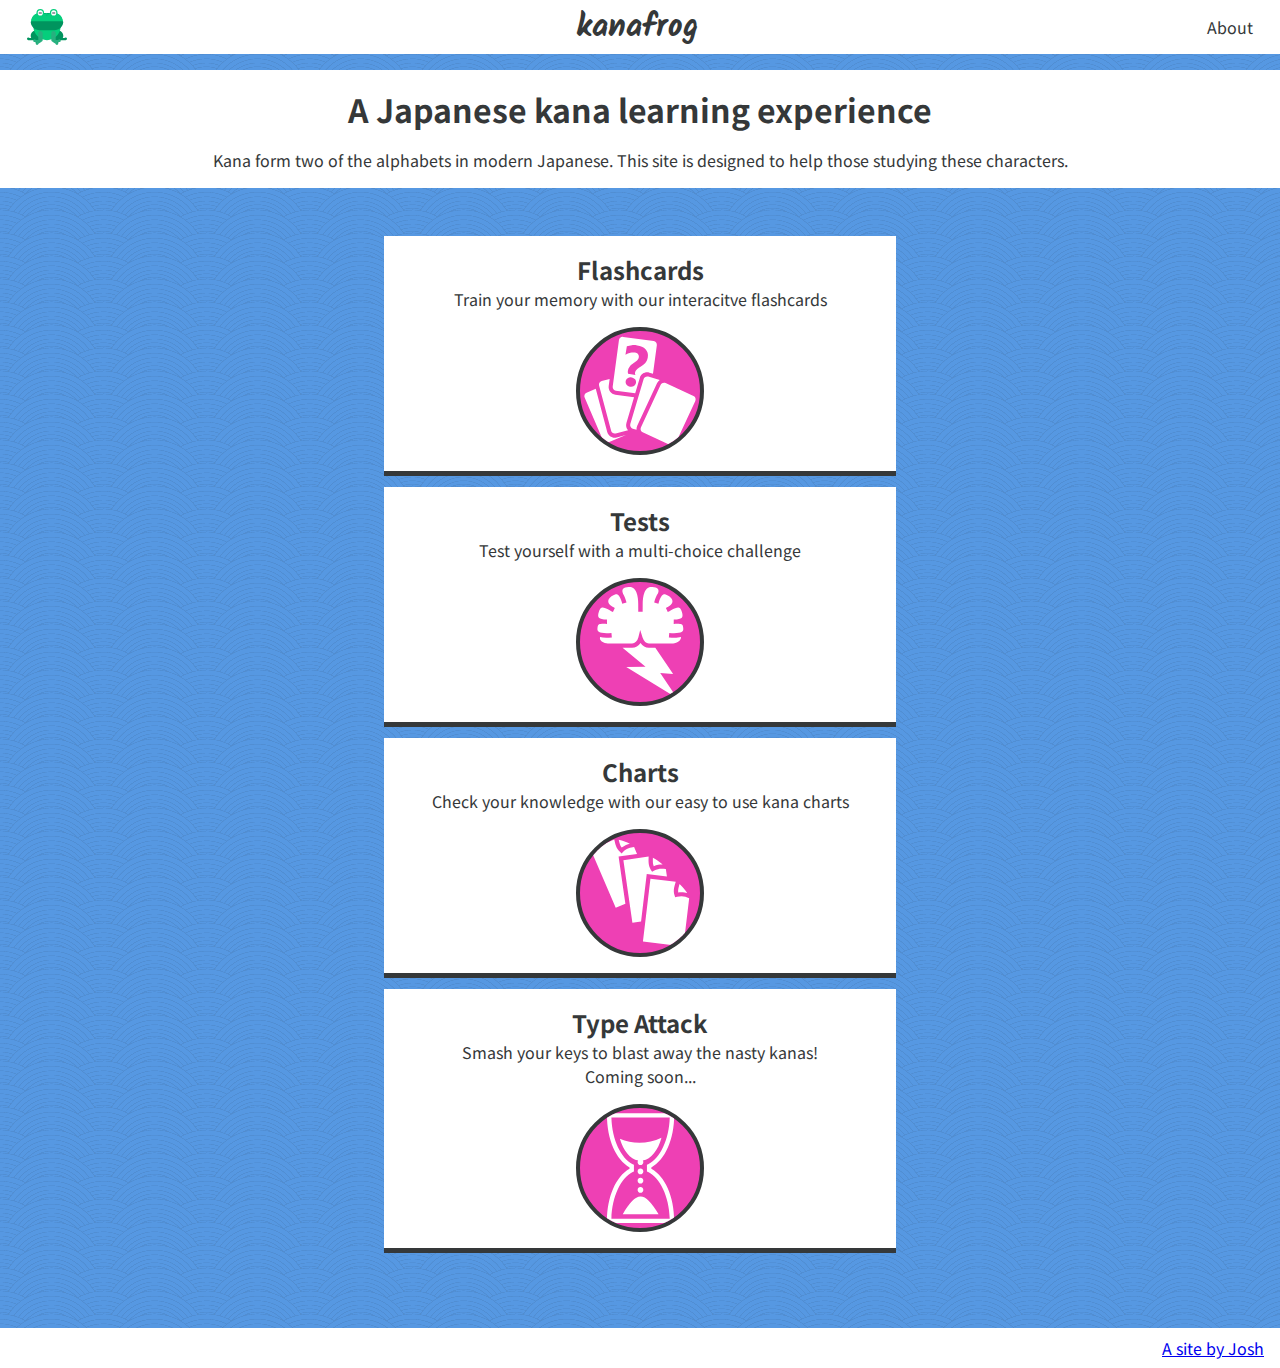
<file: index.html>
<!DOCTYPE html>
<html lang="en">
<head>
    <meta charset="UTF-8">
    <meta name="viewport" content="width=device-width, initial-scale=1.0">
    <title>kanafrog - Learn Japanese kana</title>
    <link rel="stylesheet" href="./css/style.css">
</head>
<body>
    <nav>
        <img src="img/frog-svgrepo-com.svg" alt="The kanafrog logo" class="logo">
        <a href="./index.html" class="nav-heading">kanafrog</a>
        <a href="./about.html">About</a>
    </nav>
    <header>
        <h1>A Japanese kana learning experience</h1>
        <p>Kana form two of the alphabets in modern Japanese. This site is designed to help those studying these characters.</p>
    </header>
    <main>
        <section id="page-links" class="generic-container">
            <a href="./flashcards.html" class="link-button-style">
                <h2>Flashcards</h2>
                <p>Train your memory with our interacitve flashcards</p>
                <img src="img/card-random.svg" alt="An image depicting a hand of cards">
            </a>
            <a href="./test.html" class="link-button-style">
                <h2>Tests</h2>
                <p>Test yourself with a multi-choice challenge</p>
                <img src="img/brainstorm.svg" alt="An image depicting a brainstorm">
            </a>
            <a href="./charts.html" class="link-button-style">
                <h2>Charts</h2>
                <p>Check your knowledge with our easy to use kana charts</p>
                <img src="img/files.svg" alt="An image depicting files">
            </a>
            <a href="" class="link-button-style">
                <h2>Type Attack</h2>
                <p>Smash your keys to blast away the nasty kanas!</p>
                <p>Coming soon...</p>
                <img src="img/sands-of-time.svg" alt="An image depicting an hourglass">
            </a>
        </section>        
    </main>
    <footer>
        <a href="https://www.joshpalmer.dev">A site by Josh</a>
    </footer>
</body>
</html>
</file>
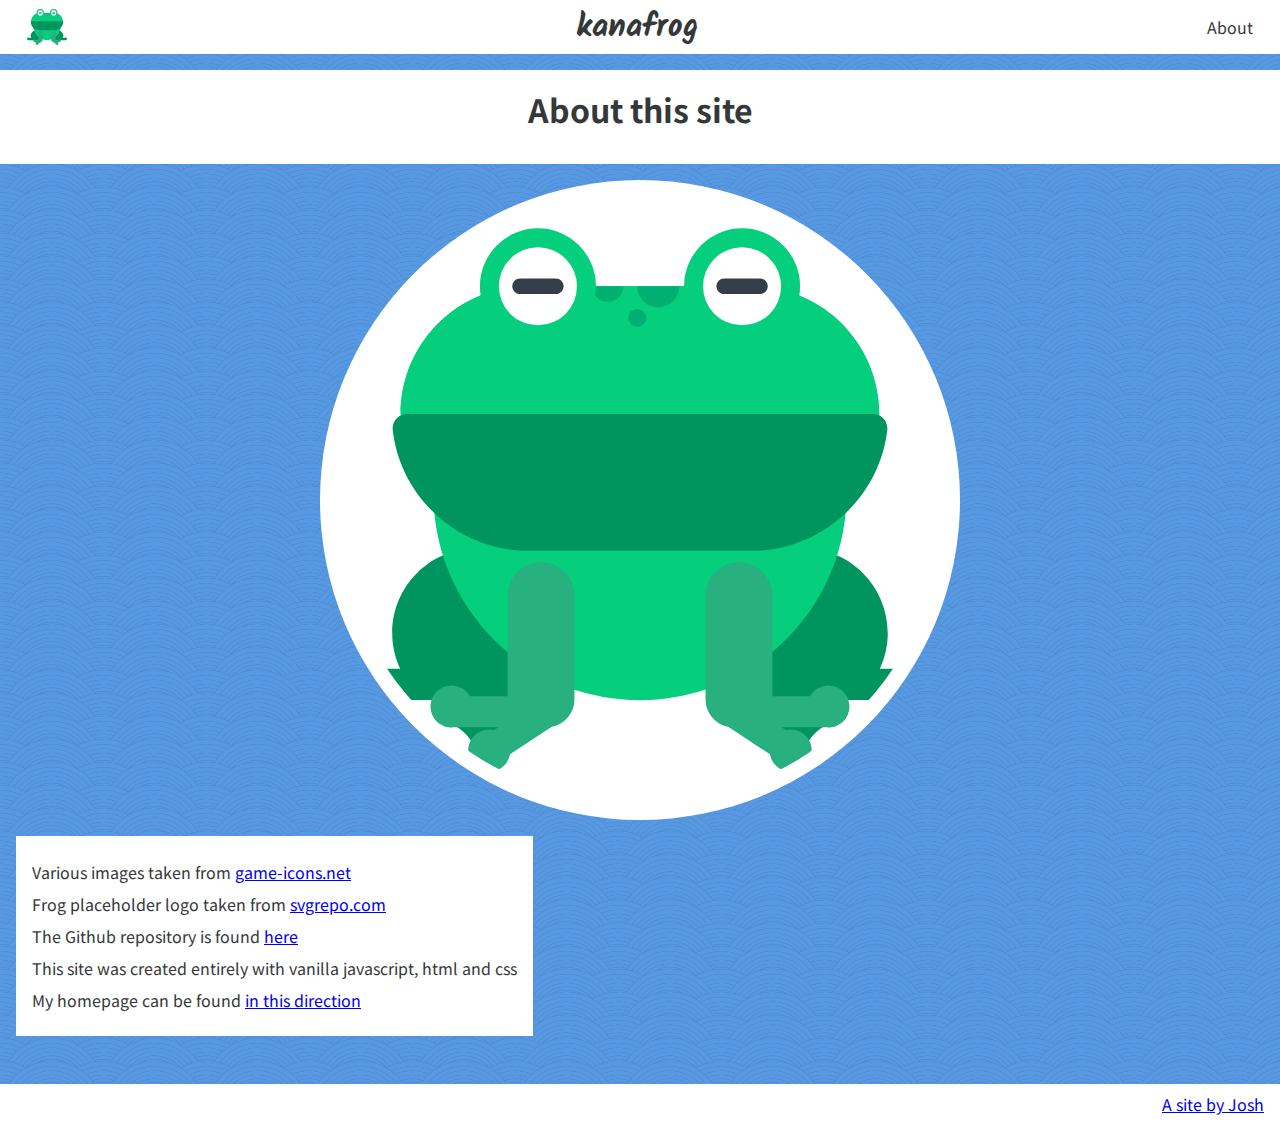
<file: about.html>
<!DOCTYPE html>
<html lang="en">
<head>
    <meta charset="UTF-8">
    <meta name="viewport" content="width=device-width, initial-scale=1.0">
    <title>kanafrog - Learn Japanese kana</title>
    <link rel="stylesheet" href="./css/style.css">
</head>
<body>
    <nav>
        <img src="img/frog-svgrepo-com.svg" alt="The kanafrog logo" class="logo">
        <a href="./index.html" class="nav-heading">kanafrog</a>
        <a href="./about.html">About</a>
    </nav>
    <header>
        <h1>About this site</h1>
    </header>
    <main>
        <img src="img/frog-svgrepo-com.svg" alt="" class="about-frog">
        <ul class="about-list">
            <li>Various images taken from <a href="https://game-icons.net/">game-icons.net</a></li>
            <li>Frog placeholder logo taken from <a href="https://www.svgrepo.com/">svgrepo.com</a></li>
            <li>The Github repository is found <a href="https://github.com/joshron/kanafrog">here</a></li>
            <li>This site was created entirely with vanilla javascript, html and css</li>
            <li>My homepage can be found <a href="https://www.joshpalmer.dev">in this direction</a></li>
        </ul>
    </main>
    <footer>
        <a href="https://www.joshpalmer.dev">A site by Josh</a>
    </footer>    
</body>
</html>
</file>
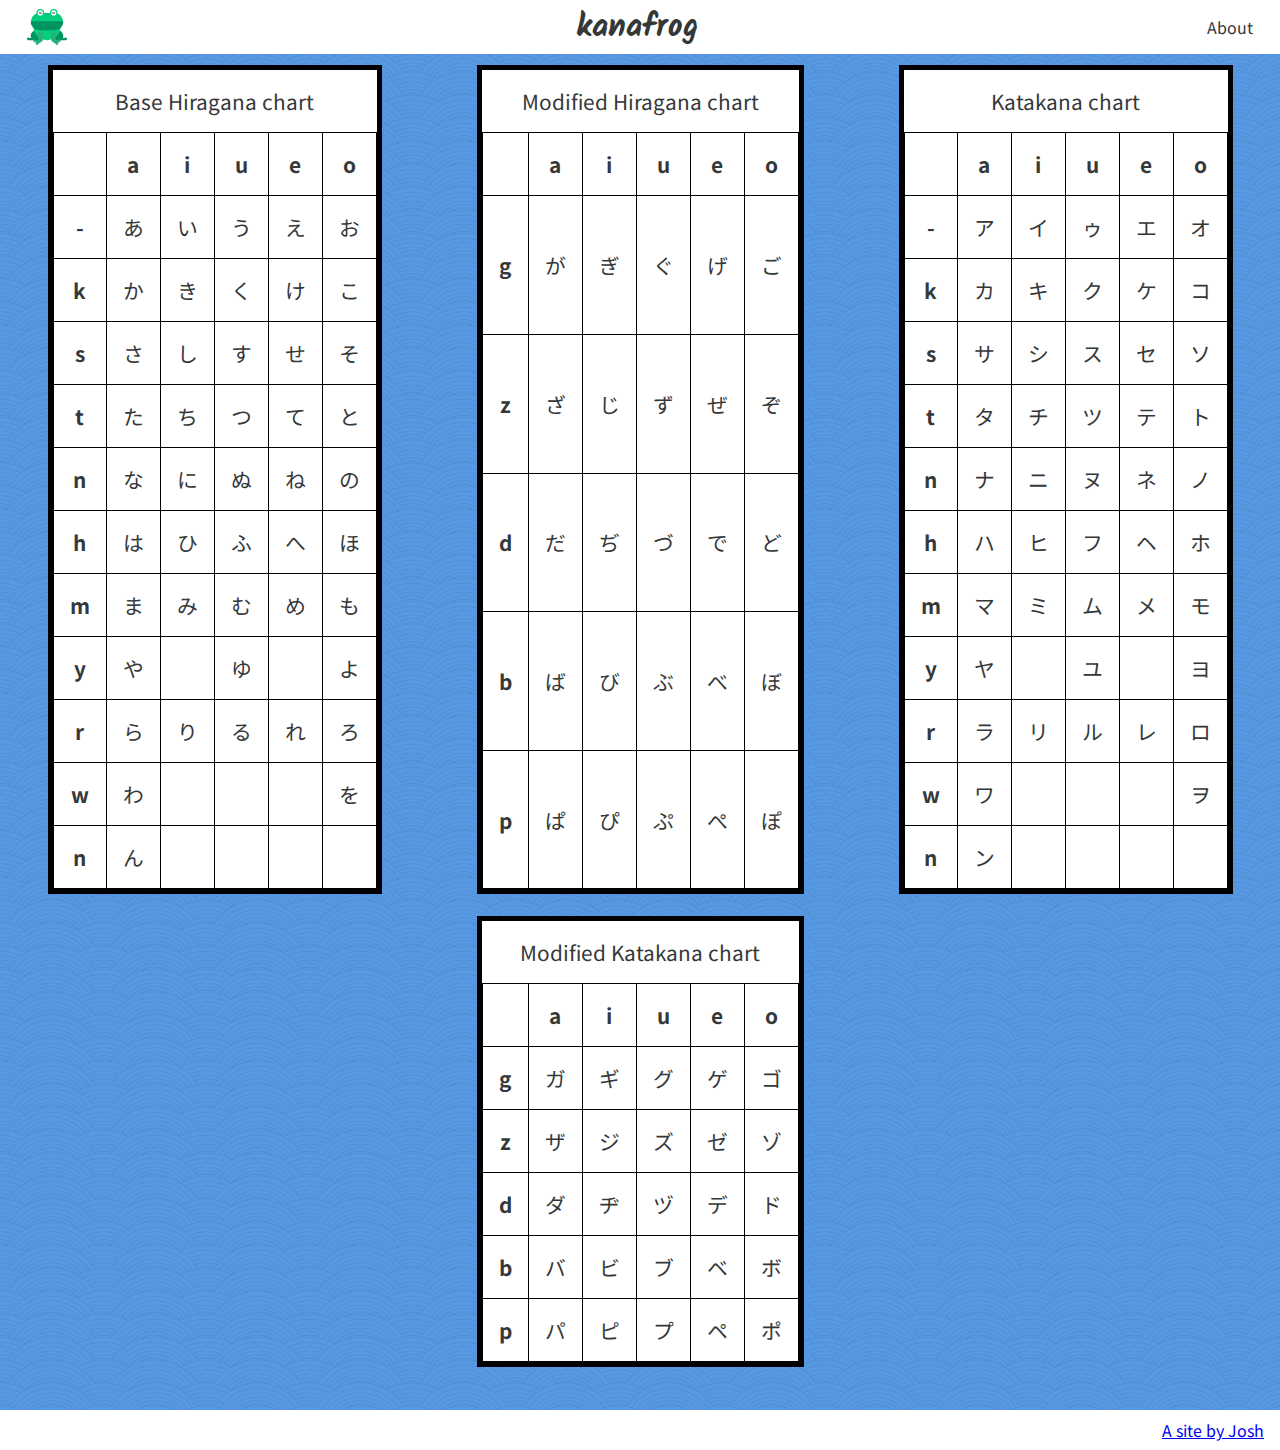
<file: charts.html>
<!DOCTYPE html>
<html lang="en">
<head>
    <meta charset="UTF-8">
    <meta name="viewport" content="width=device-width, initial-scale=1.0">
    <title>kanafrog - Learn Japanese kana</title>
    <link rel="stylesheet" href="./css/style.css">
</head>
<body>
    <nav>
        <img src="img/frog-svgrepo-com.svg" alt="The kanafrog logo" class="logo">
        <a href="./index.html" class="nav-heading">kanafrog</a>
        <a href="./about.html">About</a>
    </nav>
    <main>
        <div class="table-container">
            <table class="kana-chart">
                <caption>Base Hiragana chart</caption>
                <thead>
                    <tr>
                        <th scope="col"></th>
                        <th scope="col">a</th>
                        <th scope="col">i</th>
                        <th scope="col">u</th>
                        <th scope="col">e</th>
                        <th scope="col">o</th>
                    </tr>
                </thead>
                <tbody>
                    <tr>
                        <th scope="row">-</th>
                        <td>あ</td>
                        <td>い</td>
                        <td>う</td>
                        <td>え</td>
                        <td>お</td>
                    </tr>
                    <tr>
                        <th scope="row">k</th>
                        <td>か</td>
                        <td>き</td>
                        <td>く</td>
                        <td>け</td>
                        <td>こ</td>
                    </tr>
                    <tr>
                        <th scope="row">s</th>
                        <td>さ</td>
                        <td>し</td>
                        <td>す</td>
                        <td>せ</td>
                        <td>そ</td>
                    </tr>
                    <tr>
                        <th scope="row">t</th>
                        <td>た</td>
                        <td>ち</td>
                        <td>つ</td>
                        <td>て</td>
                        <td>と</td>
                    </tr>
                    <tr>
                        <th scope="row">n</th>
                        <td>な</td>
                        <td>に</td>
                        <td>ぬ</td>
                        <td>ね</td>
                        <td>の</td>
                    </tr>
                    <tr>
                        <th scope="row">h</th>
                        <td>は</td>
                        <td>ひ</td>
                        <td>ふ</td>
                        <td>へ</td>
                        <td>ほ</td>
                    </tr>            
                    <tr>
                        <th scope="row">m</th>
                        <td>ま</td>
                        <td>み</td>
                        <td>む</td>
                        <td>め</td>
                        <td>も</td>
                    </tr>
                    <tr>
                        <th scope="row">y</th>
                        <td>や</td>
                        <td></td>
                        <td>ゆ</td>
                        <td></td>
                        <td>よ</td>
                    </tr>
                    <tr>
                        <th scope="row">r</th>
                        <td>ら</td>
                        <td>り</td>
                        <td>る</td>
                        <td>れ</td>
                        <td>ろ</td>
                    </tr>
                    <tr>
                        <th scope="row">w</th>
                        <td>わ</td>
                        <td></td>
                        <td></td>
                        <td></td>
                        <td>を</td>
                    </tr>
                    <tr>
                        <th scope="row">n</th>
                        <td>ん</td>
                        <td></td>
                        <td></td>
                        <td></td>
                        <td></td>
                    </tr>
                </tbody>
            </table>
            <table class="kana-chart">
                <caption>Modified Hiragana chart</caption>
                <thead>
                    <tr>
                        <th scope="col"></th>
                        <th scope="col">a</th>
                        <th scope="col">i</th>
                        <th scope="col">u</th>
                        <th scope="col">e</th>
                        <th scope="col">o</th>
                    </tr>
                </thead>
                <tbody>
                    <tr>
                        <th scope="row">g</th>
                        <td>が</td>
                        <td>ぎ</td>
                        <td>ぐ</td>
                        <td>げ</td>
                        <td>ご</td>
                    </tr>
                    <tr>
                        <th scope="row">z</th>
                        <td>ざ</td>
                        <td>じ</td>
                        <td>ず</td>
                        <td>ぜ</td>
                        <td>ぞ</td>
                    </tr>
                    <tr>
                        <th scope="row">d</th>
                        <td>だ</td>
                        <td>ぢ</td>
                        <td>づ</td>
                        <td>で</td>
                        <td>ど</td>
                    </tr>
                    <tr>
                        <th scope="row">b</th>
                        <td>ば</td>
                        <td>び</td>
                        <td>ぶ</td>
                        <td>べ</td>
                        <td>ぼ</td>
                    </tr>
                    <tr>
                        <th scope="row">p</th>
                        <td>ぱ</td>
                        <td>ぴ</td>
                        <td>ぷ</td>
                        <td>ぺ</td>
                        <td>ぽ</td>
                    </tr>      
                </tbody>
            </table>    
            <table class="kana-chart">
                <caption>Katakana chart</caption>
                <thead>
                    <tr>
                        <th scope="col"></th>
                        <th scope="col">a</th>
                        <th scope="col">i</th>
                        <th scope="col">u</th>
                        <th scope="col">e</th>
                        <th scope="col">o</th>
                    </tr>
                </thead>
                <tbody>
                    <tr>
                        <th scope="row">-</th>
                        <td>ア</td>
                        <td>イ</td>
                        <td>ゥ</td>
                        <td>エ</td>
                        <td>オ</td>
                    </tr>
                    <tr>
                        <th scope="row">k</th>
                        <td>カ</td>
                        <td>キ</td>
                        <td>ク</td>
                        <td>ケ</td>
                        <td>コ</td>
                    </tr>
                    <tr>
                        <th scope="row">s</th>
                        <td>サ</td>
                        <td>シ</td>
                        <td>ス</td>
                        <td>セ</td>
                        <td>ソ</td>
                    </tr>
                    <tr>
                        <th scope="row">t</th>
                        <td>タ</td>
                        <td>チ</td>
                        <td>ツ</td>
                        <td>テ</td>
                        <td>ト</td>
                    </tr>
                    <tr>
                        <th scope="row">n</th>
                        <td>ナ</td>
                        <td>ニ</td>
                        <td>ヌ</td>
                        <td>ネ</td>
                        <td>ノ</td>
                    </tr>
                    <tr>
                        <th scope="row">h</th>
                        <td>ハ</td>
                        <td>ヒ</td>
                        <td>フ</td>
                        <td>ヘ</td>
                        <td>ホ</td>
                    </tr>            
                    <tr>
                        <th scope="row">m</th>
                        <td>マ</td>
                        <td>ミ</td>
                        <td>ム</td>
                        <td>メ</td>
                        <td>モ</td>
                    </tr>
                    <tr>
                        <th scope="row">y</th>
                        <td>ヤ</td>
                        <td></td>
                        <td>ユ</td>
                        <td></td>
                        <td>ヨ</td>
                    </tr>
                    <tr>
                        <th scope="row">r</th>
                        <td>ラ</td>
                        <td>リ</td>
                        <td>ル</td>
                        <td>レ</td>
                        <td>ロ</td>
                    </tr>
                    <tr>
                        <th scope="row">w</th>
                        <td>ワ</td>
                        <td></td>
                        <td></td>
                        <td></td>
                        <td>ヲ</td>
                    </tr>
                    <tr>
                        <th scope="row">n</th>
                        <td>ン</td>
                        <td></td>
                        <td></td>
                        <td></td>
                        <td></td>
                    </tr>
                </tbody>
            </table>
            <table class="kana-chart">
                <caption>Modified Katakana chart</caption>
                <thead>
                    <tr>
                        <th scope="col"></th>
                        <th scope="col">a</th>
                        <th scope="col">i</th>
                        <th scope="col">u</th>
                        <th scope="col">e</th>
                        <th scope="col">o</th>
                    </tr>
                </thead>
                <tbody>
                    <tr>
                        <th scope="row">g</th>
                        <td>ガ</td>
                        <td>ギ</td>
                        <td>グ</td>
                        <td>ゲ</td>
                        <td>ゴ</td>
                    </tr>
                    <tr>
                        <th scope="row">z</th>
                        <td>ザ</td>
                        <td>ジ</td>
                        <td>ズ</td>
                        <td>ゼ</td>
                        <td>ゾ</td>
                    </tr>
                    <tr>
                        <th scope="row">d</th>
                        <td>ダ</td>
                        <td>ヂ</td>
                        <td>ヅ</td>
                        <td>デ</td>
                        <td>ド</td>
                    </tr>
                    <tr>
                        <th scope="row">b</th>
                        <td>バ</td>
                        <td>ビ</td>
                        <td>ブ</td>
                        <td>ベ</td>
                        <td>ボ</td>
                    </tr>
                    <tr>
                        <th scope="row">p</th>
                        <td>パ</td>
                        <td>ピ</td>
                        <td>プ</td>
                        <td>ペ</td>
                        <td>ポ</td>
                    </tr>      
                </tbody>
            </table>
        </div>        
    </main>
    <footer>
        <a href="https://www.joshpalmer.dev">A site by Josh</a>
    </footer>        
</body>
</html>
</file>
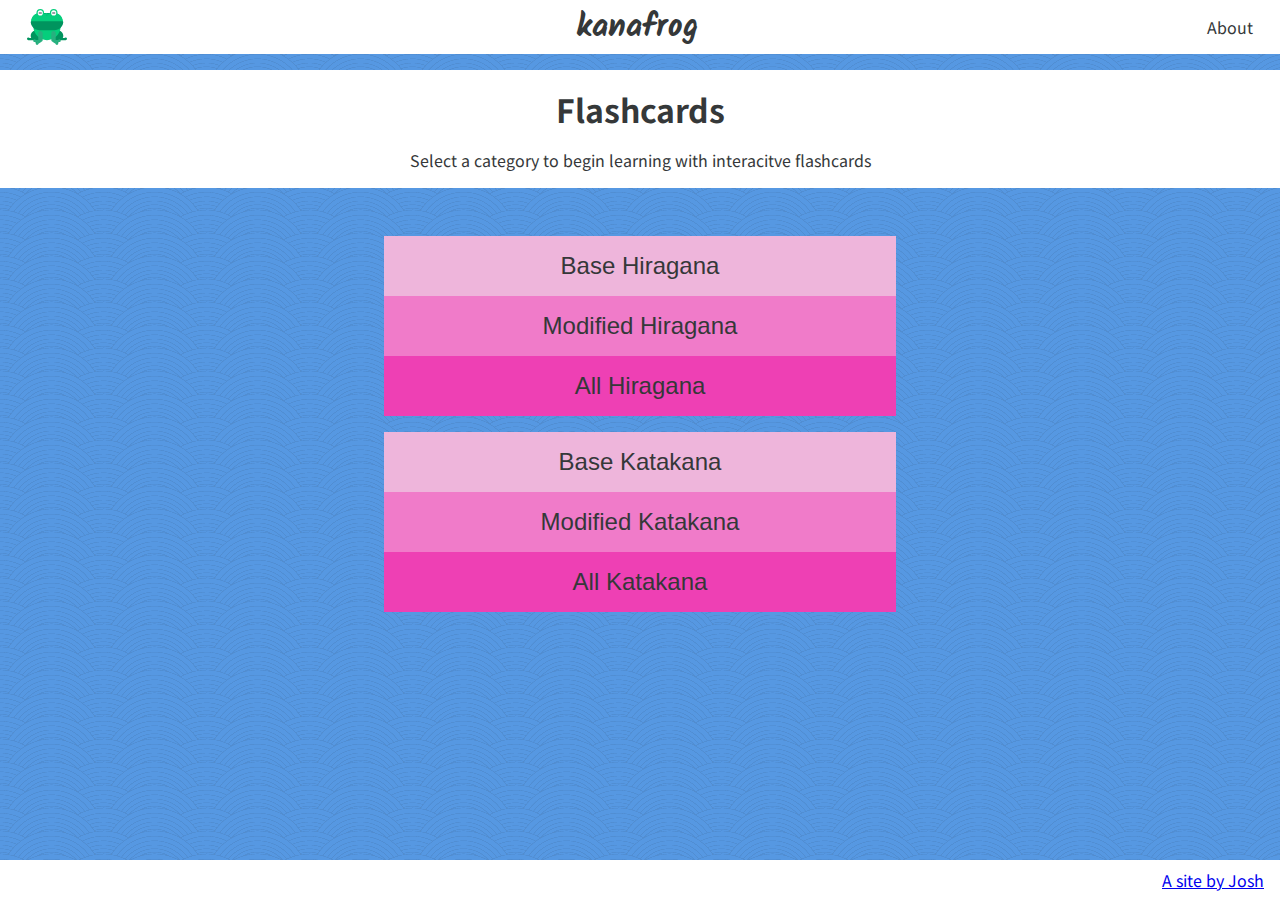
<file: flashcards.html>
<!DOCTYPE html>
<html lang="en">
<head>
    <meta charset="UTF-8">
    <meta name="viewport" content="width=device-width, initial-scale=1.0">
    <title>kanafrog - Learn Japanese kana</title>
    <link rel="stylesheet" href="./css/style.css">
</head>
<body>
    <nav>
        <img src="img/frog-svgrepo-com.svg" alt="The kanafrog logo" class="logo">
        <a href="./index.html" class="nav-heading">kanafrog</a>
        <a href="./about.html">About</a>
    </nav>
    <header>
        <h1>Flashcards</h1>
        <p>Select a category to begin learning with interacitve flashcards</p>
    </header>
    <main>
        <div id="flashcard-container">
            <div class="generic-container" id="flashcard-options">
                <div class="hiragana-options">
                    <button class="option-button" id="base-hiragana-button">Base Hiragana</button>
                    <button class="option-button" id="modified-hiragana-button">Modified Hiragana</button>
                    <button class="option-button" id="all-hiragana-button">All Hiragana</button>
                </div>
                <div class="katakana-options">
                    <button class="option-button" id="base-katakana-button">Base Katakana</button>
                    <button class="option-button" id="modified-katakana-button">Modified Katakana</button>
                    <button class="option-button" id="all-katakana-button">All Katakana</button>
                </div>                                
            </div>
            <div id="flashcard-board">
                <button class="flashcard-button" id="restart-button-flashcard">Restart</button>
                <button class="flashcard-button" id="shuffle-button-flashcard">Shuffle</button>
                <button class="flashcard-button" id="next-button-flashcard">Next</button>
                <button class="flashcard-button" id="previous-button-flashcard">Previous</button>
                <div class="flashcard" id="flashcard-div">
                    <p id="flashcard-kana">kana</p>
                    <p id="flashcard-romaji">romaji</p>
                </div>
            </div>
        </div>
    </main>
    <footer>
        <a href="https://www.joshpalmer.dev">A site by Josh</a>
    </footer>
    <script src="./js/json.js"></script>
    <script src="./js/flashcard.js"></script>
</body>
</html>
</file>
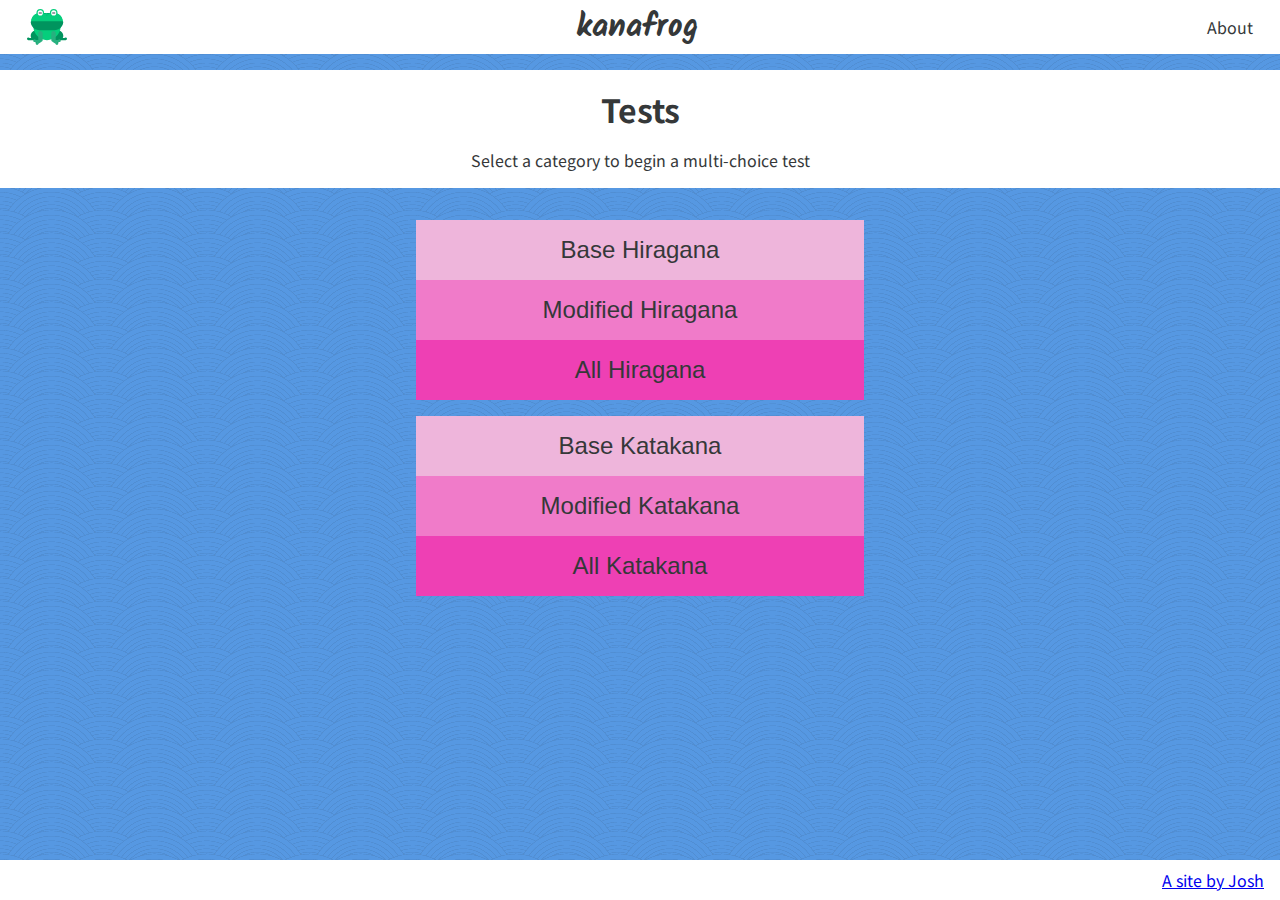
<file: test.html>
<!DOCTYPE html>
<html lang="en">
<head>
    <meta charset="UTF-8">
    <meta name="viewport" content="width=device-width, initial-scale=1.0">
    <title>kanafrog - Learn Japanese kana</title>
    <link rel="stylesheet" href="./css/style.css">
</head>
<body>
    <nav>
        <img src="img/frog-svgrepo-com.svg" alt="The kanafrog logo" class="logo">
        <a href="./index.html" class="nav-heading">kanafrog</a>
        <a href="./about.html">About</a>
    </nav>
    <header>
        <h1>Tests</h1>
        <p>Select a category to begin a multi-choice test</p>
    </header>
    <main>
        <div id="test-container">
            <div class="generic-container" id="test-options">
                <div class="hiragana-options">
                    <button class="option-button" id="base-hiragana-button">Base Hiragana</button>
                    <button class="option-button" id="modified-hiragana-button">Modified Hiragana</button>
                    <button class="option-button" id="all-hiragana-button">All Hiragana</button>
                </div>
                <div class="katakana-options">
                    <button class="option-button" id="base-katakana-button">Base Katakana</button>
                    <button class="option-button" id="modified-katakana-button">Modified Katakana</button>
                    <button class="option-button" id="all-katakana-button">All Katakana</button>
                </div>                                
            </div>  
            <div id="question-container">
                <button class="flashcard-button" id="restart-button-test">Restart</button>
                <p id="answer-status"></p>
                <p id="score-status"></p>
                <p id="test-question"></p>
                <button class="answer-button" id="answer1">a</button>
                <button class="answer-button" id="answer2">b</button>
                <button class="answer-button" id="answer3">c</button>
                <button class="answer-button" id="answer4">d</button>
            </div>
            <div class="generic-container" id="score-screen">
                <p>Nice job!</p>
                <p id="score-screen-score"></p>
                <button id="replay-button">Replay</button>
            </div>
        </div>
    </main>
    <footer>
        <a href="https://www.joshpalmer.dev">A site by Josh</a>
    </footer>
    <script src="./js/json.js"></script>
    <script src="./js/test.js"></script>   
</body>
</html>
</file>
<file: css/style.css>
@import url('https://fonts.googleapis.com/css2?family=Noto+Sans+JP&display=swap');
@import url('https://fonts.googleapis.com/css2?family=Kalam&display=swap');

* {
    margin: 0;
    padding: 0;
    box-sizing: border-box;
}
html {
    height: 100%;
}
body {
    font-family: 'Noto Sans JP', sans-seriff;
    background-color: #5698e2;
    color: #353839;
    background-image: url("/img/arches.png");
    display: flex;
    flex-direction: column;
    height: 100%;
    align-items: stretch;
}
main {
    flex: 1 0 auto;
}
nav {
    width: 100%;
    height: 2.5rem;
    background-color: white;
    display: flex;
    justify-content: center;
    align-items: center;
    padding: 1.7rem;
}
nav a {
    color: #353839;
    text-decoration: none;
}
.nav-heading {
    flex-grow: 3;
    text-align: center;
    font-size: 2rem;
    font-weight: bold;
    font-family: 'Kalam', cursive;
}
.logo {
    height: 2.5rem;
}
header {
    margin: 1rem auto;
    width: 100%;
    padding: 1rem;
    text-align: center;
    background-color: white;
}
header h1 {
    margin-bottom: 1rem;
}
footer {
    background-color: white;
    width: 100%;
    height: 2.5rem;
    display: flex;
    justify-content: flex-end;
    align-items: center;
    padding-right: 1rem;
    flex-shrink: 0;
    margin-top: 2rem;
}
.link-button-style {
    display: flex;
    flex-direction: column;
    justify-content: center;
    align-items: center;
    position: relative;
    background-color: white;
    color: #353839;
    box-shadow: 0 5px 0 #353839;
    text-decoration: none;
    width: 100%;
    margin-bottom: 1rem;
    padding: 1rem;
}
.link-button-style:hover {
    background-color: #666fff;
}
.link-button-style:active {
    box-shadow: none;
    top: 5px;
    left: 2px;
}
.link-button-style img {
    width: 8rem;
    background-color:rgb(238, 64, 180);
    border-radius: 50%;
    border: 4px solid #353839;
    margin-top: 1rem;
}
#flashcard-board, #test-container {
    width: fit-content;
    margin: 0 auto;
}
.generic-container {
    padding: 1rem;
    display: flex;
    flex-direction: column;
    justify-content: center;
    align-items: center;
    width: fit-content;
}
.option-button {
    background-color: white;
    border: none;
    width: 100%;
    padding: 1rem;
    color: #353839;
    position: relative;
    font-size: 1.5rem;
}
.option-button:nth-child(1) {
    background-color: rgb(238, 181, 219);
}
.option-button:nth-child(2) {
    background-color:rgb(240, 123, 201);
}
.option-button:nth-child(3) {
    background-color: rgb(238, 64, 180);
}
.option-button:hover {
    background-color: rgb(250, 75, 75);
    cursor: pointer;
}
.hiragana-options, .katakana-options {
    margin-bottom: 1rem;
}
.flashcard {
    background-color: rgb(231, 220, 220);
    border-radius: 5px;
    box-shadow: 5px 5px 5px black;
    height: 12rem;
    width: 12rem;
    display: flex;
    flex-direction: column;
    justify-content: space-evenly;
    align-items: center;
    grid-area: card;
    margin: 0 auto;
}
.flashcard:hover {
    cursor: pointer;
}
.flashcard p {
    font-size: 3rem;
}
#flashcard-board {
    display: none;
    grid-template-areas: "restart shuffle" "card card" "previous next";
    background-color: white;
}
#restart-button-flashcard {
    grid-area: restart;
}
#shuffle-button-flashcard {
    grid-area: shuffle;
}
#next-button-flashcard {
    grid-area: next;
}
#previous-button-flashcard {
    grid-area: previous;
}
.flashcard-button {
    border: none;
    padding: 1rem 0.1rem;
    font-size: 1.5rem;
    margin: 1rem 0.5rem;
    background-color: rgb(233, 198, 101);
}
#question-container {
    width: 100%;
    background-color: white;
    display: none;
    grid-template-areas:
    "status score restart restart" 
    "question question question question" 
    "answer1 answer1 answer2 answer2" 
    "answer3 answer3 answer4 answer4";
    grid-template-columns: 25% 25% 25% 25%;
}

#restart-button-test {
    grid-area: restart;
    background-color: rgb(233, 129, 129);
    margin-right: 0.5rem;
    width: fit-content;
    padding: 0.5rem;
    display: block;
    right: 0;
}
#test-question {
    grid-area: question;
    font-size: 3rem;
    margin: 2rem auto;
    font-weight: bold;
    background-color: white;
    border: 1rem solid #5698e2;
    border-radius: 50%;
    padding: 1rem 2rem;
}
.answer-button {
    padding: 1rem 0;
    font-size: 1.5rem;
    margin: 0.4rem;
    border: none;
    background-color: rgb(233, 198, 101);
    font-weight: bold;
}
.answer-button:hover {
    cursor: pointer;
    background-color: rgb(201, 171, 89);
}
#answer1 {grid-area: answer1;}
#answer2 {grid-area: answer2;}
#answer3 {grid-area: answer3;}
#answer4 {grid-area: answer4;}
#score-status {
    grid-area: score;
    margin: 1rem 1rem 0 1rem;
    text-align: center;
    font-size: 1.5rem;
}
#answer-status {
    grid-area: status;
    margin: 1rem 1rem 0 1rem;
    font-size: 1.5rem;
}
#score-screen {
    display: none;
    background-color: white;
    margin: 0 auto;
    width: max-content;
    padding: 4rem;
}
#score-screen p {
    font-size: 1.5rem;
}
#score-screen button {
    padding: 1rem;
    font-size: 1.5rem;
    margin: 0.4rem;
    border: none;
    background-color: rgb(233, 198, 101);
    font-weight: bold;
}
.about-frog {
    width: 50%;
    background-color: white;
    border-radius: 50%;
    padding: 1rem;
    margin: 0 auto;
    display: block;
}
/* Chart page styling */
.kana-chart {
    background-color: white;
    border-collapse: collapse;
    border: 1px solid black;
    font-size: 1.3rem;
    margin: 1rem auto;
    outline: 5px solid black;
}
.kana-chart td, th {
    border: 1px solid black;
    padding: 1rem;
}
.kana-chart caption {
    background-color: white;
    padding: 1rem;
}
.about-list {
    background-color: white;
    width: fit-content;
    margin: 1rem;
    padding: 1rem;
}
.about-list li {
    list-style: none;
    margin: 0.5rem 0;
}
@media only screen and (min-width: 570px) {
    .generic-container {
        width: 34rem;
        margin: 1rem auto;
    }
    #flashcard-board, #test-options, #test-container {
        width: 30rem;
        margin: 0 auto;
    }
}
@media only screen and (min-width: 840px) {
    .table-container {
        display: flex;
        flex-wrap: wrap;
    }
}
</file>
